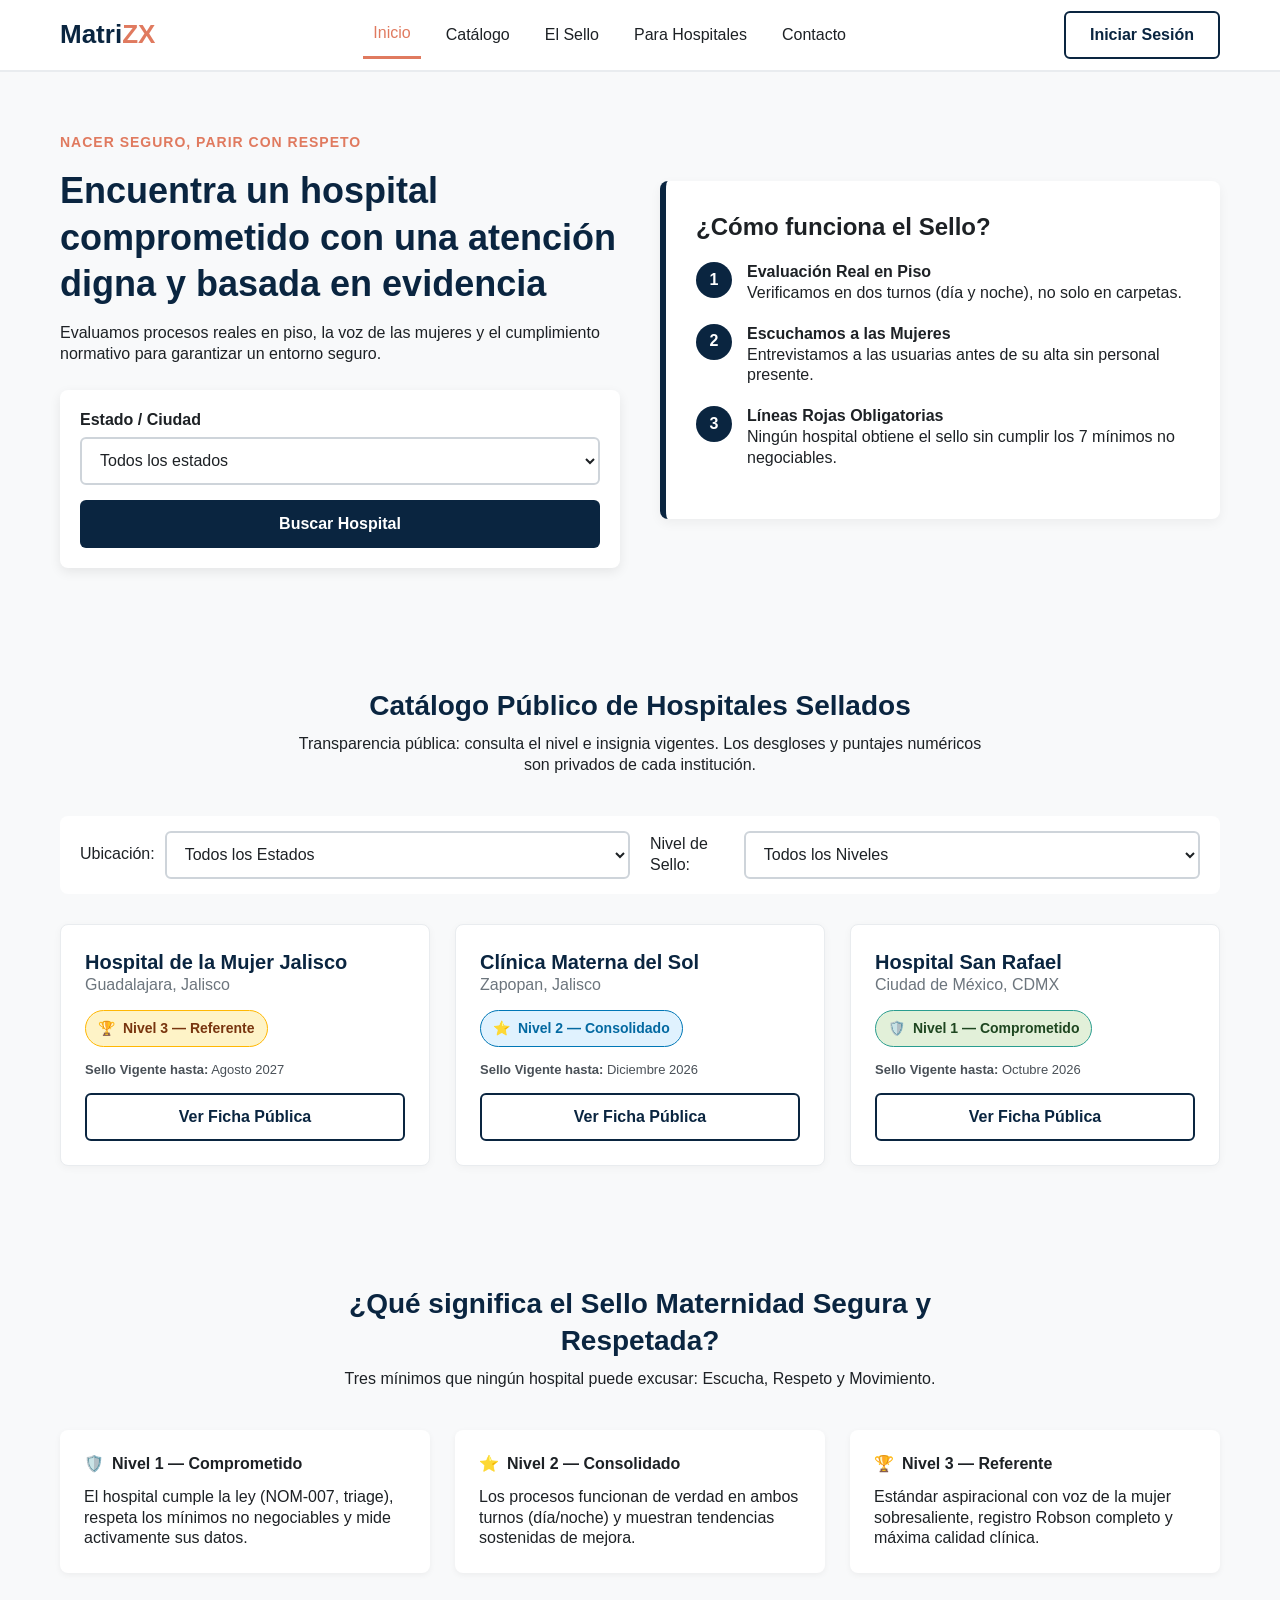
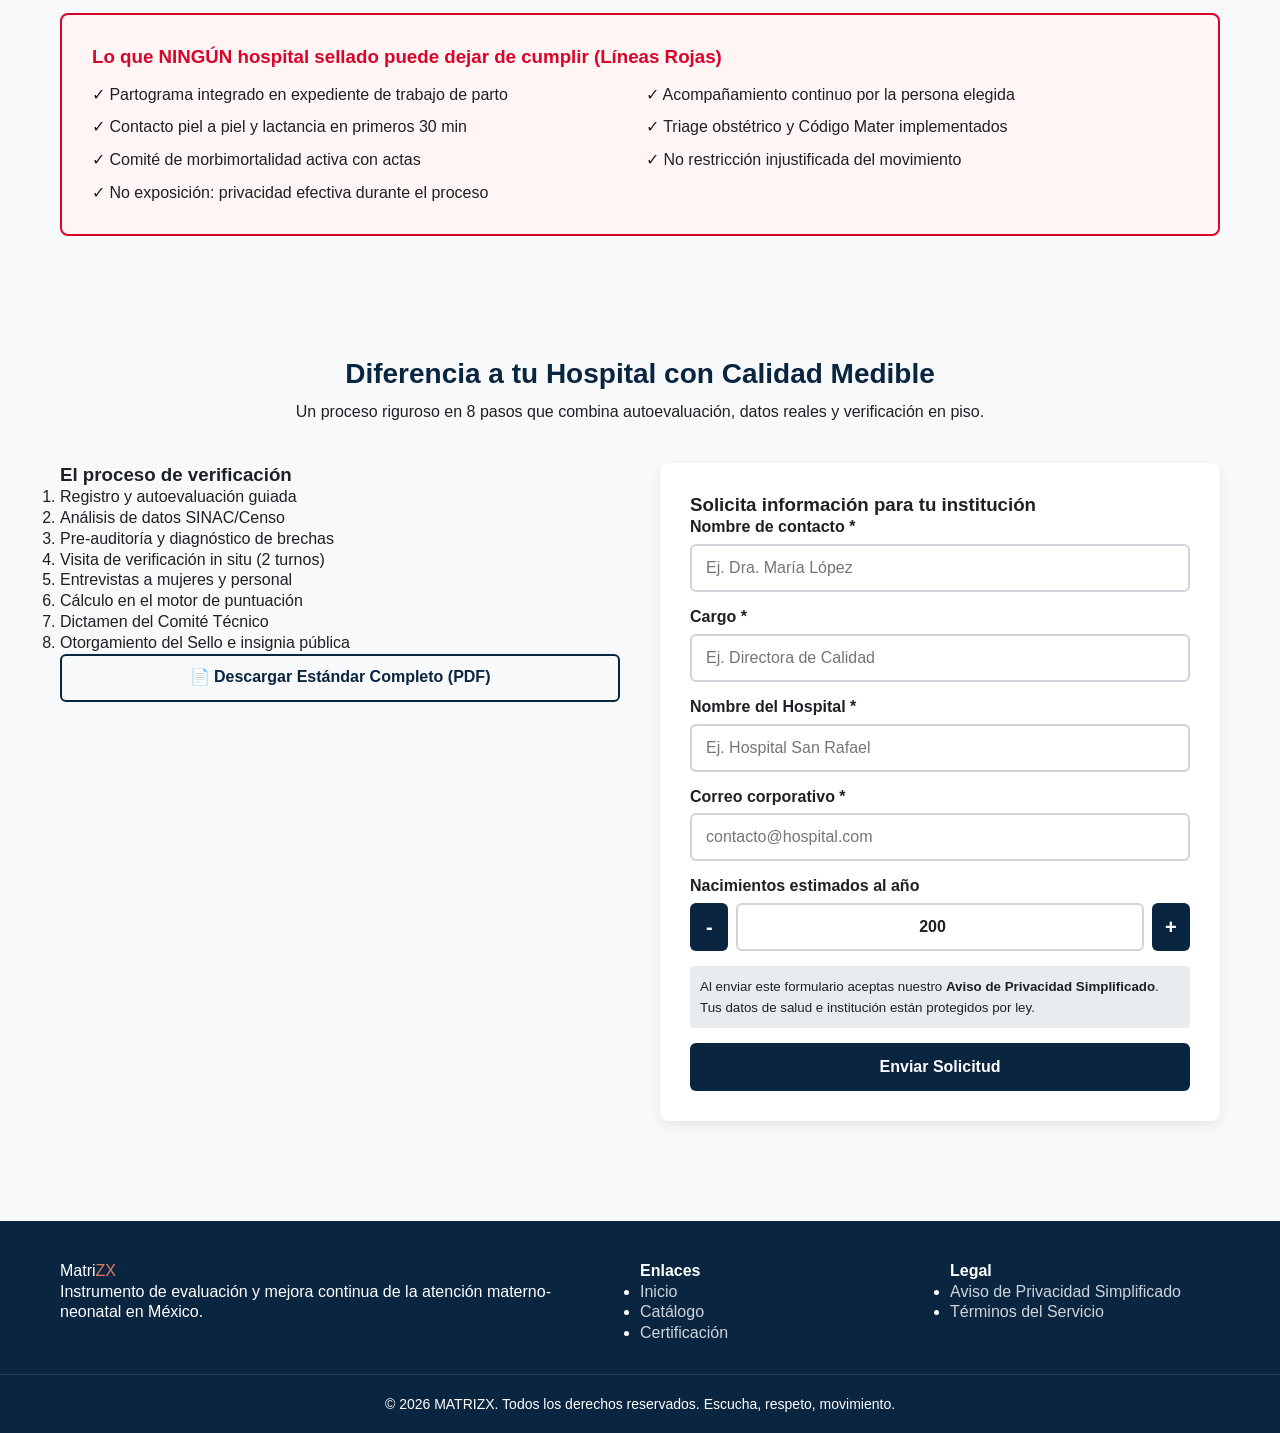
<file: Index.html>
<!DOCTYPE html>
<html lang="es-MX">
<head>
  <meta charset="UTF-8">
  <meta name="viewport" content="width=device-width, initial-scale=1.0">
  <title>MATRIZX — Plataforma de Calidad Materno-Neonatal</title>
  <link rel="stylesheet" href="Style.css">
</head>
<body>

  <!-- BANNER PERSISTENTE DE RED / ERRORES -->
  <div id="banner-error" class="banner-error hidden" role="alert" aria-live="assertive">
    <span>⚠️ Ocurrió un inconveniente al enviar la información. Tus datos están guardados localmente. Puedes reintentar.</span>
    <button type="button" class="btn-cerrar-banner" onclick="ocultarBannerError()" aria-label="Cerrar aviso">✕</button>
  </div>

  <!-- ENCABEZADO Y NAVEGACIÓN PRINCIPAL -->
  <header class="header-principal">
    <div class="contenedor header-contenido">
      <a href="#home" class="logo-matriz">
       <span class="logo-texto">Matri<span class="logo-zx">ZX</span></span>

      </a>
      <nav class="nav-principal" aria-label="Navegación principal">
        <ul>
          <li><a href="#home" class="nav-link activo">Inicio</a></li>
          <li><a href="#catalogo" class="nav-link">Catálogo</a></li>
          <li><a href="#el-sello" class="nav-link">El Sello</a></li>
          <li><a href="#para-hospitales" class="nav-link">Para Hospitales</a></li>
          <li><a href="#contacto" class="nav-link">Contacto</a></li>
        </ul>
      </nav>
      <div class="acciones-header">
        <!-- Login Unificado para todos los roles (Hospital, Auditora, Comité, Admin) -->
        <button type="button" class="btn btn-secundario" onclick="abrirModalLogin()">Iniciar Sesión</button>
      </div>
    </div>
  </header>

  <main>
    <!-- SECCIÓN 1: HOME (HERO DUAL) -->
    <section id="home" class="seccion-hero">
      <div class="contenedor grid-hero">
        <!-- Subsección para Mujeres -->
        <div class="hero-texto">
          <span class="tagline">Nacer seguro, parir con respeto</span>
          <h1>Encuentra un hospital comprometido con una atención digna y basada en evidencia</h1>
          <p>Evaluamos procesos reales en piso, la voz de las mujeres y el cumplimiento normativo para garantizar un entorno seguro.</p>

          <!-- Buscador Rápido del Catálogo -->
          <form class="buscador-rapido-hero" onsubmit="buscarDesdeHero(event)">
            <div class="grupo-input">
              <label for="hero-ubicacion">Estado / Ciudad</label>
              <select id="hero-ubicacion" class="control-tactil">
                <option value="">Todos los estados</option>
                <option value="Jalisco">Jalisco</option>
                <option value="CDMX">Ciudad de México</option>
                <option value="Nuevo León">Nuevo León</option>
              </select>
            </div>
            <button type="submit" class="btn btn-primario btn-bloque-tactil">Buscar Hospital</button>
          </form>
        </div>

        <!-- Tarjeta explicativa de los 3 pasos -->
        <div class="hero-pasos-card">
          <h2>¿Cómo funciona el Sello?</h2>
          <ol class="lista-pasos-visuales">
            <li>
              <span class="paso-num">1</span>
              <div>
                <strong>Evaluación Real en Piso</strong>
                <p>Verificamos en dos turnos (día y noche), no solo en carpetas.</p>
              </div>
            </li>
            <li>
              <span class="paso-num">2</span>
              <div>
                <strong>Escuchamos a las Mujeres</strong>
                <p>Entrevistamos a las usuarias antes de su alta sin personal presente.</p>
              </div>
            </li>
            <li>
              <span class="paso-num">3</span>
              <div>
                <strong>Líneas Rojas Obligatorias</strong>
                <p>Ningún hospital obtiene el sello sin cumplir los 7 mínimos no negociables.</p>
              </div>
            </li>
          </ol>
        </div>
      </div>
    </section>

    <!-- SECCIÓN 2: CATÁLOGO DE HOSPITALES (Transparencia Asimétrica) -->
    <section id="catalogo" class="seccion-catalogo">
      <div class="contenedor">
        <div class="encabezado-seccion">
          <h2>Catálogo Público de Hospitales Sellados</h2>
          <p>Transparencia pública: consulta el nivel e insignia vigentes. Los desgloses y puntajes numéricos son privados de cada institución.</p>
        </div>

        <!-- Filtros Directos -->
        <div class="barra-filtros">
          <div class="filtro-item">
            <label for="filtro-estado">Ubicación:</label>
            <select id="filtro-estado" class="control-tactil" onchange="filtrarCatalogo()">
              <option value="todos">Todos los Estados</option>
              <option value="Jalisco">Jalisco</option>
              <option value="CDMX">Ciudad de México</option>
              <option value="Nuevo León">Nuevo León</option>
            </select>
          </div>
          <div class="filtro-item">
            <label for="filtro-nivel">Nivel de Sello:</label>
            <select id="filtro-nivel" class="control-tactil" onchange="filtrarCatalogo()">
              <option value="todos">Todos los Niveles</option>
              <option value="nivel1">Nivel 1 — Comprometido</option>
              <option value="nivel2">Nivel 2 — Consolidado</option>
              <option value="nivel3">Nivel 3 — Referente</option>
            </select>
          </div>
        </div>

        <!-- Contenedor de Tarjetas (Renderizado por JS) -->
        <div id="contenedor-tarjetas-hospitales" class="grid-catalogo">
          <!-- Se insertan dinámicamente o se muestra estado vacío -->
        </div>
      </div>
    </section>

    <!-- SECCIÓN 3: EL SELLO (Metodología explicada a la ciudadanía) -->
    <section id="el-sello" class="seccion-el-sello">
      <div class="contenedor">
        <div class="encabezado-seccion">
          <h2>¿Qué significa el Sello Maternidad Segura y Respetada?</h2>
          <p>Tres mínimos que ningún hospital puede excusar: Escucha, Respeto y Movimiento.</p>
        </div>

        <!-- Niveles del Sello -->
        <div class="grid-tres-columnas">
          <div class="tarjeta-nivel nivel-1">
            <div class="insignia-demo nivel-1-badge">
              <span class="icono-nivel" aria-hidden="true">🛡️</span>
              <span class="texto-nivel">Nivel 1 — Comprometido</span>
            </div>
            <p>El hospital cumple la ley (NOM-007, triage), respeta los mínimos no negociables y mide activamente sus datos.</p>
          </div>

          <div class="tarjeta-nivel nivel-2">
            <div class="insignia-demo nivel-2-badge">
              <span class="icono-nivel" aria-hidden="true">⭐</span>
              <span class="texto-nivel">Nivel 2 — Consolidado</span>
            </div>
            <p>Los procesos funcionan de verdad en ambos turnos (día/noche) y muestran tendencias sostenidas de mejora.</p>
          </div>

          <div class="tarjeta-nivel nivel-3">
            <div class="insignia-demo nivel-3-badge">
              <span class="icono-nivel" aria-hidden="true">🏆</span>
              <span class="texto-nivel">Nivel 3 — Referente</span>
            </div>
            <p>Estándar aspiracional con voz de la mujer sobresaliente, registro Robson completo y máxima calidad clínica.</p>
          </div>
        </div>

        <!-- Bloque de Líneas Rojas -->
        <div class="caja-lineas-rojas">
          <h3>Lo que NINGÚN hospital sellado puede dejar de cumplir (Líneas Rojas)</h3>
          <ul class="grid-lineas-rojas">
            <li>✓ Partograma integrado en expediente de trabajo de parto</li>
            <li>✓ Acompañamiento continuo por la persona elegida</li>
            <li>✓ Contacto piel a piel y lactancia en primeros 30 min</li>
            <li>✓ Triage obstétrico y Código Mater implementados</li>
            <li>✓ Comité de morbimortalidad activa con actas</li>
            <li>✓ No restricción injustificada del movimiento</li>
            <li>✓ No exposición: privacidad efectiva durante el proceso</li>
          </ul>
        </div>
      </div>
    </section>

    <!-- SECCIÓN 4: PARA HOSPITALES (Captación y Proceso) -->
    <section id="para-hospitales" class="seccion-para-hospitales">
      <div class="contenedor">
        <div class="encabezado-seccion">
          <h2>Diferencia a tu Hospital con Calidad Medible</h2>
          <p>Un proceso riguroso en 8 pasos que combina autoevaluación, datos reales y verificación en piso.</p>
        </div>

        <div class="grid-hospitales-info">
          <div class="info-proceso">
            <h3>El proceso de verificación</h3>
            <ol class="pasos-hospitales">
              <li>Registro y autoevaluación guiada</li>
              <li>Análisis de datos SINAC/Censo</li>
              <li>Pre-auditoría y diagnóstico de brechas</li>
              <li>Visita de verificación in situ (2 turnos)</li>
              <li>Entrevistas a mujeres y personal</li>
              <li>Cálculo en el motor de puntuación</li>
              <li>Dictamen del Comité Técnico</li>
              <li>Otorgamiento del Sello e insignia pública</li>
            </ol>
            <div class="bloque-descarga-estandar">
              <a href="#estandar-descargar" class="btn btn-secundario btn-bloque-tactil" onclick="alert('Descargando Estándar v0.2 de Maternidad Segura y Respetada...'); return false;">📄 Descargar Estándar Completo (PDF)</a>
            </div>
          </div>

          <!-- Formulario de Solicitud con Resguardo Local -->
          <div class="form-contenedor-card" id="contacto">
            <h3>Solicita información para tu institución</h3>
            <form id="form-solicitud-hospital" onsubmit="guardarEnviarSolicitud(event)">
              
              <div class="grupo-input">
                <label for="sol-nombre">Nombre de contacto *</label>
                <input type="text" id="sol-nombre" class="control-tactil" required placeholder="Ej. Dra. María López">
              </div>

              <div class="grupo-input">
                <label for="sol-cargo">Cargo *</label>
                <input type="text" id="sol-cargo" class="control-tactil" required placeholder="Ej. Directora de Calidad">
              </div>

              <div class="grupo-input">
                <label for="sol-hospital">Nombre del Hospital *</label>
                <input type="text" id="sol-hospital" class="control-tactil" required placeholder="Ej. Hospital San Rafael">
              </div>

              <div class="grupo-input">
                <label for="sol-correo">Correo corporativo *</label>
                <input type="email" id="sol-correo" class="control-tactil" required placeholder="contacto@hospital.com">
              </div>

              <!-- Control Stepper para Variable Numérica (Evita teclear con guantes/móvil) -->
              <div class="grupo-input">
                <label for="sol-nacimientos">Nacimientos estimados al año</label>
                <div class="stepper-contenedor">
                  <button type="button" class="btn-stepper" onclick="cambiarStepper('sol-nacimientos', -50)" aria-label="Disminuir 50 nacimientos">-</button>
                  <input type="number" id="sol-nacimientos" class="input-stepper control-tactil" value="200" min="10" step="10" readonly>
                  <button type="button" class="btn-stepper" onclick="cambiarStepper('sol-nacimientos', 50)" aria-label="Aumentar 50 nacimientos">+</button>
                </div>
              </div>

              <div class="aviso-privacidad-caja">
                <small>Al enviar este formulario aceptas nuestro <strong>Aviso de Privacidad Simplificado</strong>. Tus datos de salud e institución están protegidos por ley.</small>
              </div>

              <button type="submit" class="btn btn-primario btn-bloque-tactil">Enviar Solicitud</button>
            </form>
          </div>
        </div>
      </div>
    </section>
  </main>

  <!-- MODAL DE LOGIN UNIFICADO -->
  <div id="modal-login" class="modal-backdrop hidden" role="dialog" aria-modal="true" aria-labelledby="titulo-modal-login">
    <div class="modal-contenido">
      <div class="modal-header">
        <h2 id="titulo-modal-login">Iniciar Sesión — MATRIZX</h2>
        <button type="button" class="btn-cerrar-modal" onclick="cerrarModalLogin()" aria-label="Cerrar ventana">✕</button>
      </div>
      <form id="form-login-unificado" onsubmit="procesarLogin(event)">
        <p class="instruccion-login"><small>Un solo acceso para todos los roles (Hospital, Auditora, Comité o Administración).</small></p>
        
        <div class="grupo-input">
          <label for="login-correo">Correo electrónico</label>
          <input type="email" id="login-correo" class="control-tactil" required placeholder="usuario@matrizx.com">
        </div>

        <div class="grupo-input">
          <label for="login-pass">Contraseña</label>
          <input type="password" id="login-pass" class="control-tactil" required placeholder="••••••••">
        </div>

        <button type="submit" class="btn btn-primario btn-bloque-tactil">Entrar a la Plataforma</button>
        <div class="login-footer">
          <a href="#" onclick="alert('Función de recuperación por correo enviada.'); return false;">¿Olvidaste tu contraseña?</a>
        </div>
      </form>
    </div>
  </div>

  <!-- PIE DE PÁGINA -->
  <footer class="footer-principal">
    <div class="contenedor grid-footer">
      <div>
        <span class="logo-texto">Matri<span class="logo-zx">ZX</span></span>
        <p>Instrumento de evaluación y mejora continua de la atención materno-neonatal en México.</p>
      </div>
      <div>
        <h4>Enlaces</h4>
        <ul>
          <li><a href="#home">Inicio</a></li>
          <li><a href="#catalogo">Catálogo</a></li>
          <li><a href="#para-hospitales">Certificación</a></li>
        </ul>
      </div>
      <div>
        <h4>Legal</h4>
        <ul>
          <li><a href="#">Aviso de Privacidad Simplificado</a></li>
          <li><a href="#">Términos del Servicio</a></li>
        </ul>
      </div>
    </div>
    <div class="footer-bottom">
      <p>&copy; 2026 MATRIZX. Todos los derechos reservados. Escucha, respeto, movimiento.</p>
    </div>
  </footer>

  <script src="code.js"></script>
</body>
</html>
</file>
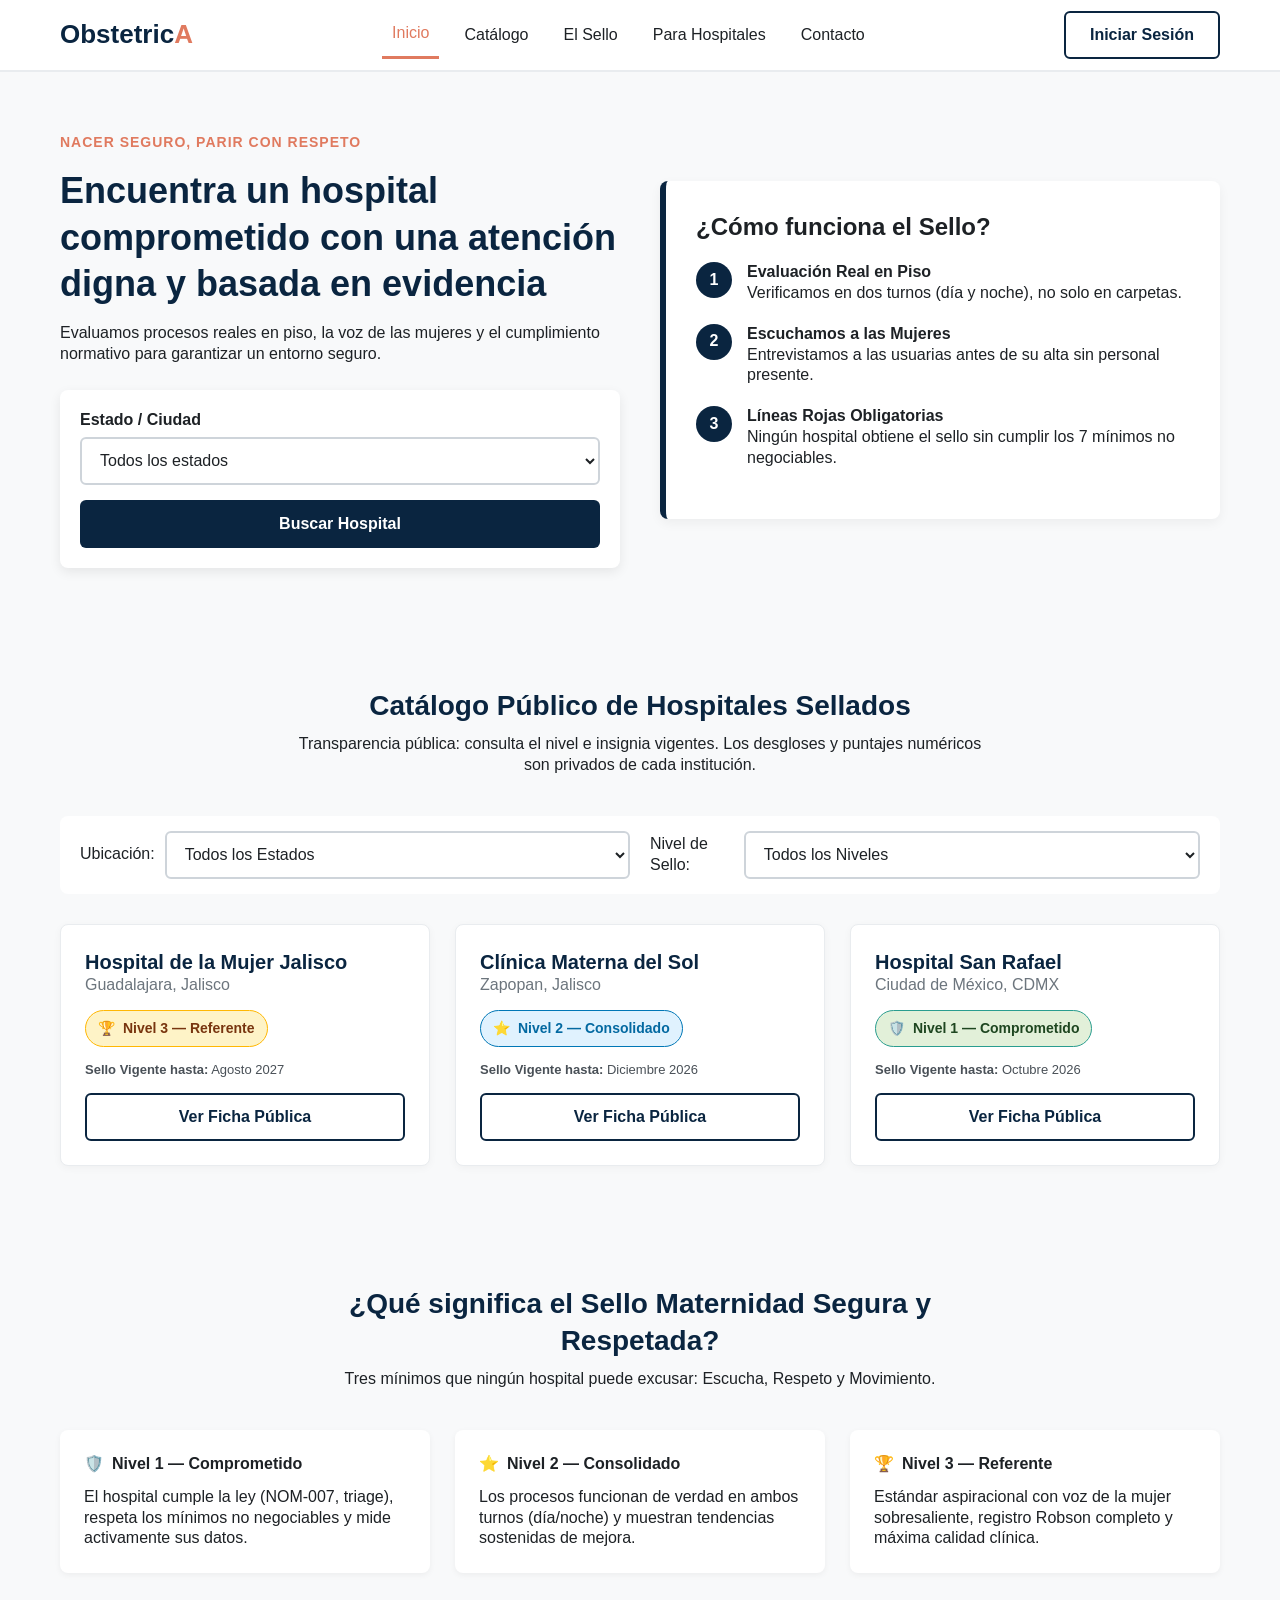
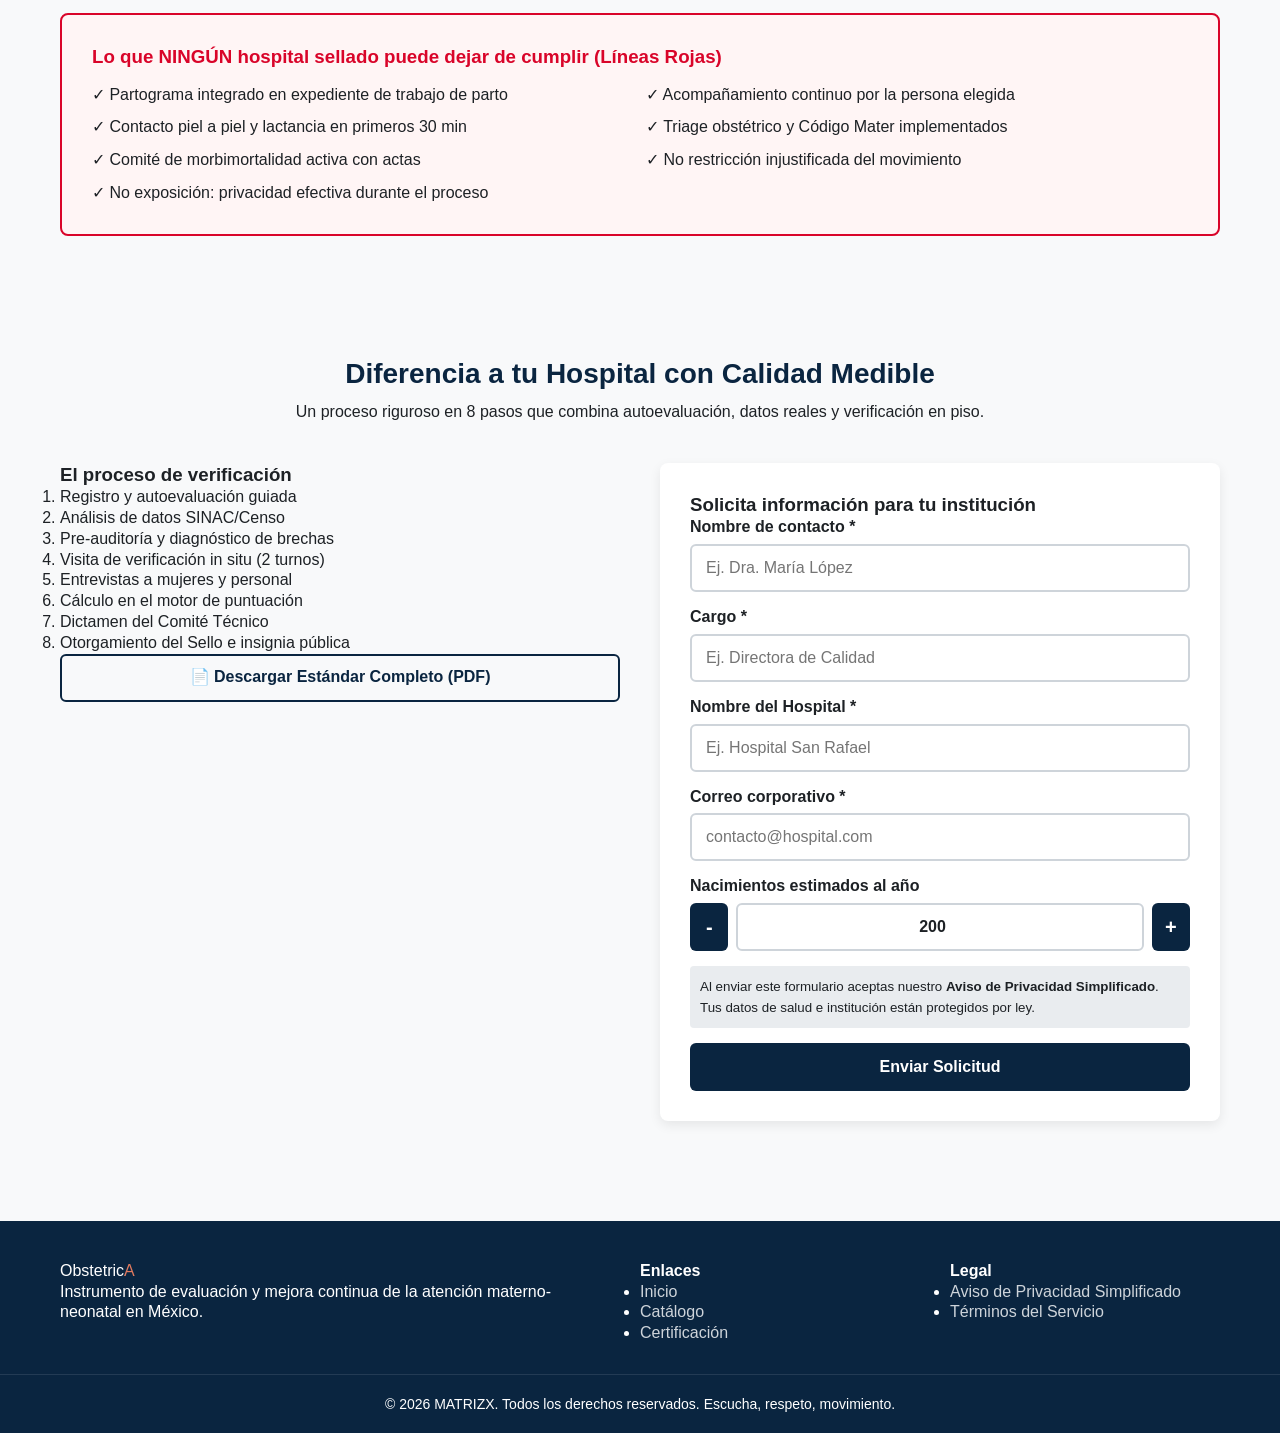
<file: index.html>
<!DOCTYPE html>
<html lang="es-MX">
<head>
  <meta charset="UTF-8">
  <meta name="viewport" content="width=device-width, initial-scale=1.0">
  <title>ObstetricA - MatriZX — Plataforma de Calidad Materno-Neonatal</title>
  <link rel="stylesheet" href="Style.css">
</head>
<body>

  <!-- BANNER PERSISTENTE DE RED / ERRORES -->
  <div id="banner-error" class="banner-error hidden" role="alert" aria-live="assertive">
    <span>⚠️ Ocurrió un inconveniente al enviar la información. Tus datos están guardados localmente. Puedes reintentar.</span>
    <button type="button" class="btn-cerrar-banner" onclick="ocultarBannerError()" aria-label="Cerrar aviso">✕</button>
  </div>

  <!-- ENCABEZADO Y NAVEGACIÓN PRINCIPAL -->
  <header class="header-principal">
    <div class="contenedor header-contenido">
      <a href="#home" class="logo-matriz">
       <span class="logo-texto">Obstetric<span class="logo-zx">A</span></span>

      </a>
      <nav class="nav-principal" aria-label="Navegación principal">
        <ul>
          <li><a href="#home" class="nav-link activo">Inicio</a></li>
          <li><a href="#catalogo" class="nav-link">Catálogo</a></li>
          <li><a href="#el-sello" class="nav-link">El Sello</a></li>
          <li><a href="#para-hospitales" class="nav-link">Para Hospitales</a></li>
          <li><a href="#contacto" class="nav-link">Contacto</a></li>
        </ul>
      </nav>
      <div class="acciones-header">
        <!-- Login Unificado para todos los roles (Hospital, Auditora, Comité, Admin) -->
        <button type="button" class="btn btn-secundario" onclick="abrirModalLogin()">Iniciar Sesión</button>
      </div>
    </div>
  </header>

  <main>
    <!-- SECCIÓN 1: HOME (HERO DUAL) -->
    <section id="home" class="seccion-hero">
      <div class="contenedor grid-hero">
        <!-- Subsección para Mujeres -->
        <div class="hero-texto">
          <span class="tagline">Nacer seguro, parir con respeto</span>
          <h1>Encuentra un hospital comprometido con una atención digna y basada en evidencia</h1>
          <p>Evaluamos procesos reales en piso, la voz de las mujeres y el cumplimiento normativo para garantizar un entorno seguro.</p>

          <!-- Buscador Rápido del Catálogo -->
          <form class="buscador-rapido-hero" onsubmit="buscarDesdeHero(event)">
            <div class="grupo-input">
              <label for="hero-ubicacion">Estado / Ciudad</label>
              <select id="hero-ubicacion" class="control-tactil">
                <option value="">Todos los estados</option>
                <option value="Jalisco">Jalisco</option>
                <option value="CDMX">Ciudad de México</option>
                <option value="Nuevo León">Nuevo León</option>
              </select>
            </div>
            <button type="submit" class="btn btn-primario btn-bloque-tactil">Buscar Hospital</button>
          </form>
        </div>

        <!-- Tarjeta explicativa de los 3 pasos -->
        <div class="hero-pasos-card">
          <h2>¿Cómo funciona el Sello?</h2>
          <ol class="lista-pasos-visuales">
            <li>
              <span class="paso-num">1</span>
              <div>
                <strong>Evaluación Real en Piso</strong>
                <p>Verificamos en dos turnos (día y noche), no solo en carpetas.</p>
              </div>
            </li>
            <li>
              <span class="paso-num">2</span>
              <div>
                <strong>Escuchamos a las Mujeres</strong>
                <p>Entrevistamos a las usuarias antes de su alta sin personal presente.</p>
              </div>
            </li>
            <li>
              <span class="paso-num">3</span>
              <div>
                <strong>Líneas Rojas Obligatorias</strong>
                <p>Ningún hospital obtiene el sello sin cumplir los 7 mínimos no negociables.</p>
              </div>
            </li>
          </ol>
        </div>
      </div>
    </section>

    <!-- SECCIÓN 2: CATÁLOGO DE HOSPITALES (Transparencia Asimétrica) -->
    <section id="catalogo" class="seccion-catalogo">
      <div class="contenedor">
        <div class="encabezado-seccion">
          <h2>Catálogo Público de Hospitales Sellados</h2>
          <p>Transparencia pública: consulta el nivel e insignia vigentes. Los desgloses y puntajes numéricos son privados de cada institución.</p>
        </div>

        <!-- Filtros Directos -->
        <div class="barra-filtros">
          <div class="filtro-item">
            <label for="filtro-estado">Ubicación:</label>
            <select id="filtro-estado" class="control-tactil" onchange="filtrarCatalogo()">
              <option value="todos">Todos los Estados</option>
              <option value="Jalisco">Jalisco</option>
              <option value="CDMX">Ciudad de México</option>
              <option value="Nuevo León">Nuevo León</option>
            </select>
          </div>
          <div class="filtro-item">
            <label for="filtro-nivel">Nivel de Sello:</label>
            <select id="filtro-nivel" class="control-tactil" onchange="filtrarCatalogo()">
              <option value="todos">Todos los Niveles</option>
              <option value="nivel1">Nivel 1 — Comprometido</option>
              <option value="nivel2">Nivel 2 — Consolidado</option>
              <option value="nivel3">Nivel 3 — Referente</option>
            </select>
          </div>
        </div>

        <!-- Contenedor de Tarjetas (Renderizado por JS) -->
        <div id="contenedor-tarjetas-hospitales" class="grid-catalogo">
          <!-- Se insertan dinámicamente o se muestra estado vacío -->
        </div>
      </div>
    </section>

    <!-- SECCIÓN 3: EL SELLO (Metodología explicada a la ciudadanía) -->
    <section id="el-sello" class="seccion-el-sello">
      <div class="contenedor">
        <div class="encabezado-seccion">
          <h2>¿Qué significa el Sello Maternidad Segura y Respetada?</h2>
          <p>Tres mínimos que ningún hospital puede excusar: Escucha, Respeto y Movimiento.</p>
        </div>

        <!-- Niveles del Sello -->
        <div class="grid-tres-columnas">
          <div class="tarjeta-nivel nivel-1">
            <div class="insignia-demo nivel-1-badge">
              <span class="icono-nivel" aria-hidden="true">🛡️</span>
              <span class="texto-nivel">Nivel 1 — Comprometido</span>
            </div>
            <p>El hospital cumple la ley (NOM-007, triage), respeta los mínimos no negociables y mide activamente sus datos.</p>
          </div>

          <div class="tarjeta-nivel nivel-2">
            <div class="insignia-demo nivel-2-badge">
              <span class="icono-nivel" aria-hidden="true">⭐</span>
              <span class="texto-nivel">Nivel 2 — Consolidado</span>
            </div>
            <p>Los procesos funcionan de verdad en ambos turnos (día/noche) y muestran tendencias sostenidas de mejora.</p>
          </div>

          <div class="tarjeta-nivel nivel-3">
            <div class="insignia-demo nivel-3-badge">
              <span class="icono-nivel" aria-hidden="true">🏆</span>
              <span class="texto-nivel">Nivel 3 — Referente</span>
            </div>
            <p>Estándar aspiracional con voz de la mujer sobresaliente, registro Robson completo y máxima calidad clínica.</p>
          </div>
        </div>

        <!-- Bloque de Líneas Rojas -->
        <div class="caja-lineas-rojas">
          <h3>Lo que NINGÚN hospital sellado puede dejar de cumplir (Líneas Rojas)</h3>
          <ul class="grid-lineas-rojas">
            <li>✓ Partograma integrado en expediente de trabajo de parto</li>
            <li>✓ Acompañamiento continuo por la persona elegida</li>
            <li>✓ Contacto piel a piel y lactancia en primeros 30 min</li>
            <li>✓ Triage obstétrico y Código Mater implementados</li>
            <li>✓ Comité de morbimortalidad activa con actas</li>
            <li>✓ No restricción injustificada del movimiento</li>
            <li>✓ No exposición: privacidad efectiva durante el proceso</li>
          </ul>
        </div>
      </div>
    </section>

    <!-- SECCIÓN 4: PARA HOSPITALES (Captación y Proceso) -->
    <section id="para-hospitales" class="seccion-para-hospitales">
      <div class="contenedor">
        <div class="encabezado-seccion">
          <h2>Diferencia a tu Hospital con Calidad Medible</h2>
          <p>Un proceso riguroso en 8 pasos que combina autoevaluación, datos reales y verificación en piso.</p>
        </div>

        <div class="grid-hospitales-info">
          <div class="info-proceso">
            <h3>El proceso de verificación</h3>
            <ol class="pasos-hospitales">
              <li>Registro y autoevaluación guiada</li>
              <li>Análisis de datos SINAC/Censo</li>
              <li>Pre-auditoría y diagnóstico de brechas</li>
              <li>Visita de verificación in situ (2 turnos)</li>
              <li>Entrevistas a mujeres y personal</li>
              <li>Cálculo en el motor de puntuación</li>
              <li>Dictamen del Comité Técnico</li>
              <li>Otorgamiento del Sello e insignia pública</li>
            </ol>
            <div class="bloque-descarga-estandar">
              <a href="#estandar-descargar" class="btn btn-secundario btn-bloque-tactil" onclick="alert('Descargando Estándar v0.2 de Maternidad Segura y Respetada...'); return false;">📄 Descargar Estándar Completo (PDF)</a>
            </div>
          </div>

          <!-- Formulario de Solicitud con Resguardo Local -->
          <div class="form-contenedor-card" id="contacto">
            <h3>Solicita información para tu institución</h3>
            <form id="form-solicitud-hospital" onsubmit="guardarEnviarSolicitud(event)">
              
              <div class="grupo-input">
                <label for="sol-nombre">Nombre de contacto *</label>
                <input type="text" id="sol-nombre" class="control-tactil" required placeholder="Ej. Dra. María López">
              </div>

              <div class="grupo-input">
                <label for="sol-cargo">Cargo *</label>
                <input type="text" id="sol-cargo" class="control-tactil" required placeholder="Ej. Directora de Calidad">
              </div>

              <div class="grupo-input">
                <label for="sol-hospital">Nombre del Hospital *</label>
                <input type="text" id="sol-hospital" class="control-tactil" required placeholder="Ej. Hospital San Rafael">
              </div>

              <div class="grupo-input">
                <label for="sol-correo">Correo corporativo *</label>
                <input type="email" id="sol-correo" class="control-tactil" required placeholder="contacto@hospital.com">
              </div>

              <!-- Control Stepper para Variable Numérica (Evita teclear con guantes/móvil) -->
              <div class="grupo-input">
                <label for="sol-nacimientos">Nacimientos estimados al año</label>
                <div class="stepper-contenedor">
                  <button type="button" class="btn-stepper" onclick="cambiarStepper('sol-nacimientos', -50)" aria-label="Disminuir 50 nacimientos">-</button>
                  <input type="number" id="sol-nacimientos" class="input-stepper control-tactil" value="200" min="10" step="10" readonly>
                  <button type="button" class="btn-stepper" onclick="cambiarStepper('sol-nacimientos', 50)" aria-label="Aumentar 50 nacimientos">+</button>
                </div>
              </div>

              <div class="aviso-privacidad-caja">
                <small>Al enviar este formulario aceptas nuestro <strong>Aviso de Privacidad Simplificado</strong>. Tus datos de salud e institución están protegidos por ley.</small>
              </div>

              <button type="submit" class="btn btn-primario btn-bloque-tactil">Enviar Solicitud</button>
            </form>
          </div>
        </div>
      </div>
    </section>
  </main>

  <!-- MODAL DE LOGIN UNIFICADO -->
  <div id="modal-login" class="modal-backdrop hidden" role="dialog" aria-modal="true" aria-labelledby="titulo-modal-login">
    <div class="modal-contenido">
      <div class="modal-header">
        <h2 id="titulo-modal-login">Iniciar Sesión — MATRIZX</h2>
        <button type="button" class="btn-cerrar-modal" onclick="cerrarModalLogin()" aria-label="Cerrar ventana">✕</button>
      </div>
      <form id="form-login-unificado" onsubmit="procesarLogin(event)">
        <p class="instruccion-login"><small>Un solo acceso para todos los roles (Hospital, Auditora, Comité o Administración).</small></p>
        
        <div class="grupo-input">
          <label for="login-correo">Correo electrónico</label>
          <input type="email" id="login-correo" class="control-tactil" required placeholder="usuario@matrizx.com">
        </div>

        <div class="grupo-input">
          <label for="login-pass">Contraseña</label>
          <input type="password" id="login-pass" class="control-tactil" required placeholder="••••••••">
        </div>

        <button type="submit" class="btn btn-primario btn-bloque-tactil">Entrar a la Plataforma</button>
        <div class="login-footer">
          <a href="#" onclick="alert('Función de recuperación por correo enviada.'); return false;">¿Olvidaste tu contraseña?</a>
        </div>
      </form>
    </div>
  </div>

  <!-- PIE DE PÁGINA -->
  <footer class="footer-principal">
    <div class="contenedor grid-footer">
      <div>
        <span class="logo-texto">Obstetric<span class="logo-zx">A</span></span>
        <p>Instrumento de evaluación y mejora continua de la atención materno-neonatal en México.</p>
      </div>
      <div>
        <h4>Enlaces</h4>
        <ul>
          <li><a href="#home">Inicio</a></li>
          <li><a href="#catalogo">Catálogo</a></li>
          <li><a href="#para-hospitales">Certificación</a></li>
        </ul>
      </div>
      <div>
        <h4>Legal</h4>
        <ul>
          <li><a href="#">Aviso de Privacidad Simplificado</a></li>
          <li><a href="#">Términos del Servicio</a></li>
        </ul>
      </div>
    </div>
    <div class="footer-bottom">
      <p>&copy; 2026 MATRIZX. Todos los derechos reservados. Escucha, respeto, movimiento.</p>
    </div>
  </footer>

  <script src="code.js"></script>
</body>
</html>
</file>
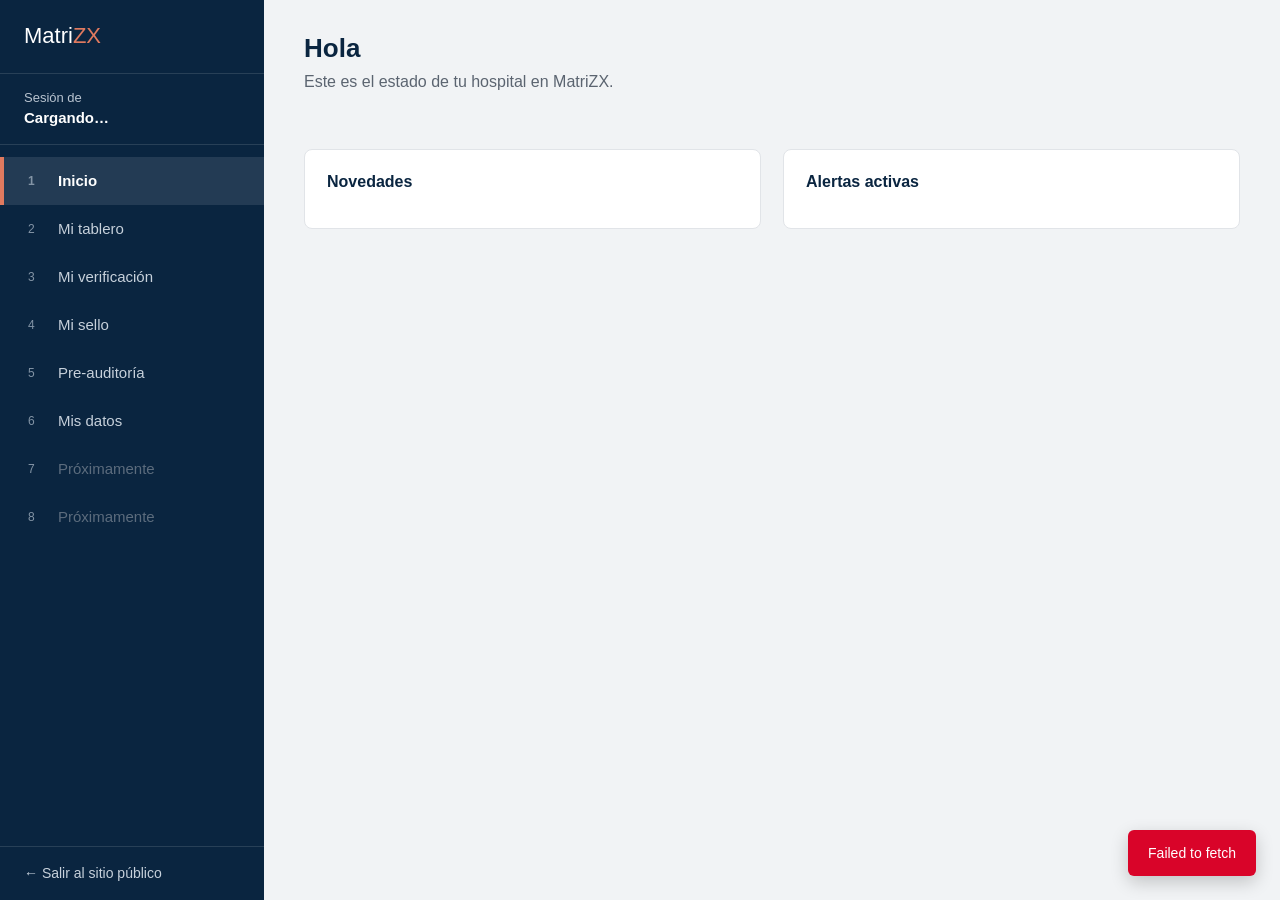
<file: portal.html>
<!DOCTYPE html>
<html lang="es-MX">
<head>
  <meta charset="UTF-8">
  <meta name="viewport" content="width=device-width, initial-scale=1.0">
  <title>Portal del Hospital — MatriZX</title>
  <link rel="stylesheet" href="Style.css">
  <link rel="stylesheet" href="portal.css">
  <script src="chart.umd.js"></script>
</head>
<body class="portal-body">

  <div class="portal-layout">

    <!-- ================= SIDEBAR ================= -->
    <aside class="portal-sidebar">
      <div class="portal-sidebar-marca">
        <span class="logo-texto">Matri<span class="logo-zx">ZX</span></span>
      </div>
      <div class="portal-sidebar-hospital">
        Sesión de
        <strong id="sidebar-nombre-hospital">Cargando…</strong>
      </div>

      <ul class="portal-nav" id="portal-nav">
        <li><button class="portal-nav-item activo" data-seccion="inicio"><span class="num">1</span> Inicio</button></li>
        <li><button class="portal-nav-item" data-seccion="tablero"><span class="num">2</span> Mi tablero</button></li>
        <li><button class="portal-nav-item" data-seccion="verificacion"><span class="num">3</span> Mi verificación</button></li>
        <li><button class="portal-nav-item" data-seccion="sello"><span class="num">4</span> Mi sello</button></li>
        <li><button class="portal-nav-item" data-seccion="preauditoria"><span class="num">5</span> Pre-auditoría</button></li>
        <li><button class="portal-nav-item" data-seccion="mis-datos"><span class="num">6</span> Mis datos</button></li>
        <li><button class="portal-nav-item deshabilitado" disabled><span class="num">7</span> Próximamente</button></li>
        <li><button class="portal-nav-item deshabilitado" disabled><span class="num">8</span> Próximamente</button></li>
      </ul>

      <div class="portal-sidebar-salir">
        <a href="Index.html">← Salir al sitio público</a>
      </div>
    </aside>

    <!-- ================= CONTENIDO ================= -->
    <main class="portal-main">

      <!-- 1. INICIO (RESUMEN) -->
      <section class="portal-seccion activa" id="seccion-inicio">
        <div class="portal-encabezado">
          <h1 id="inicio-saludo">Hola</h1>
          <p>Este es el estado de tu hospital en MatriZX.</p>
        </div>

        <div class="portal-grid-4" id="inicio-tarjetas">
          <!-- Tarjetas insertadas por JS -->
        </div>

        <div class="portal-grid-widgets">
          <div class="portal-card">
            <div class="portal-widget-header"><h3>Novedades</h3></div>
            <ul class="portal-lista-simple" id="inicio-novedades"></ul>
          </div>
          <div class="portal-card">
            <div class="portal-widget-header"><h3>Alertas activas</h3></div>
            <ul class="portal-lista-simple" id="inicio-alertas"></ul>
          </div>
        </div>
      </section>

      <!-- 2. MI TABLERO (MATRIZX) -->
      <section class="portal-seccion" id="seccion-tablero">
        <div class="portal-encabezado">
          <h1>Mi tablero — MatriZX</h1>
          <p>Toda cifra muestra su denominador (n) al pasar el cursor. Menos de 30 casos se marca para interpretar con cautela.</p>
        </div>

        <div class="portal-filtros-tablero">
          <label for="tablero-periodo"><strong>Periodo:</strong></label>
          <select id="tablero-periodo" class="control-tactil">
            <option value="6m">Últimos 6 meses</option>
            <option value="12m" selected>Últimos 12 meses</option>
          </select>
        </div>

        <div class="portal-grid-widgets">

          <!-- Robson -->
          <div class="portal-card portal-widget-ancho-completo">
            <div class="portal-widget-header">
              <div>
                <h3>Robson adaptado</h3>
                <div class="subtitulo">Tasa de cesárea y contribución al total por grupo, con banda de referencia GPC</div>
              </div>
              <div class="portal-btn-exportar">
                <button class="portal-btn-mini" onclick="exportarPNG('grafico-robson', 'robson')">PNG</button>
                <button class="portal-btn-mini" onclick="exportarCSVRobson()">CSV</button>
              </div>
            </div>
            <div class="portal-chart-contenedor alto"><canvas id="grafico-robson"></canvas></div>
          </div>

          <!-- Tendencia mensual -->
          <div class="portal-card">
            <div class="portal-widget-header">
              <div>
                <h3>Nacimientos por vía</h3>
                <div class="subtitulo">Tendencia mensual, parto vs. cesárea</div>
              </div>
              <div class="portal-btn-exportar">
                <button class="portal-btn-mini" onclick="exportarPNG('grafico-tendencia', 'tendencia_mensual')">PNG</button>
                <button class="portal-btn-mini" onclick="exportarCSVTendencia()">CSV</button>
              </div>
            </div>
            <div class="portal-chart-contenedor"><canvas id="grafico-tendencia"></canvas></div>
          </div>

          <!-- Indicadores neonatales -->
          <div class="portal-card">
            <div class="portal-widget-header">
              <div>
                <h3>Indicadores neonatales</h3>
                <div class="subtitulo">Apgar &lt;7, prematurez y programados 37–38 SDG</div>
              </div>
              <div class="portal-btn-exportar">
                <button class="portal-btn-mini" onclick="exportarPNG('grafico-neonatal', 'neonatal')">PNG</button>
                <button class="portal-btn-mini" onclick="exportarCSVNeonatal()">CSV</button>
              </div>
            </div>
            <div class="portal-chart-contenedor"><canvas id="grafico-neonatal"></canvas></div>
          </div>

          <!-- Reloj del nacimiento -->
          <div class="portal-card portal-widget-ancho-completo">
            <div class="portal-widget-header">
              <div>
                <h3>Reloj del nacimiento</h3>
                <div class="subtitulo">Nacimientos por hora del día y día de la semana</div>
              </div>
              <div class="portal-btn-exportar">
                <button class="portal-btn-mini" onclick="exportarCSVReloj()">CSV</button>
              </div>
            </div>
            <div class="portal-heatmap-toggle">
              <button class="portal-btn-mini activo" id="btn-reloj-parto" onclick="cambiarVistaReloj('parto')">Parto</button>
              <button class="portal-btn-mini" id="btn-reloj-cesarea" onclick="cambiarVistaReloj('cesarea')">Cesárea</button>
            </div>
            <div class="portal-heatmap-scroll">
              <div class="portal-heatmap" id="portal-heatmap"></div>
            </div>
          </div>

          <!-- Comparativas -->
          <div class="portal-card">
            <div class="portal-widget-header"><h3>Comparativas</h3></div>
            <div id="tablero-comparativas"></div>
          </div>

          <!-- Calidad de captura -->
          <div class="portal-card">
            <div class="portal-widget-header"><h3>Calidad de mi captura SINAC</h3></div>
            <div id="tablero-calidad-captura"></div>
          </div>

        </div>
      </section>

      <!-- 3. MI VERIFICACIÓN -->
      <section class="portal-seccion" id="seccion-verificacion">
        <div class="portal-encabezado">
          <h1>Mi verificación</h1>
          <p>Resultados por dominio de la última verificación en piso.</p>
        </div>

        <div class="portal-card" style="margin-bottom: 24px;">
          <div class="portal-widget-header"><h3>Líneas rojas (mínimos no negociables)</h3></div>
          <div class="portal-lineas-rojas-checklist" id="verificacion-lineas-rojas"></div>
        </div>

        <div class="portal-tabs">
          <button class="portal-tab-btn activo" data-tab="dominios">Dominios</button>
          <button class="portal-tab-btn" data-tab="mejora">Áreas de mejora</button>
          <button class="portal-tab-btn" data-tab="historial">Historial</button>
        </div>

        <div class="portal-tab-panel activo" id="tab-dominios">
          <div class="portal-card" id="verificacion-dominios"></div>
        </div>

        <div class="portal-tab-panel" id="tab-mejora">
          <div id="verificacion-areas-mejora"></div>
        </div>

        <div class="portal-tab-panel" id="tab-historial">
          <div class="portal-card">
            <table class="portal-historial-tabla">
              <thead><tr><th>Fecha</th><th>Nivel resultante</th><th>Puntaje global</th></tr></thead>
              <tbody id="verificacion-historial-cuerpo"></tbody>
            </table>
          </div>
        </div>
      </section>

      <!-- 4. MI SELLO -->
      <section class="portal-seccion" id="seccion-sello">
        <div class="portal-encabezado">
          <h1>Mi sello</h1>
          <p>Insignia vigente, kit de marca y reglas de uso.</p>
        </div>

        <div id="sello-estado-suspendido"></div>

        <div class="portal-card portal-sello-grid">
          <div class="portal-sello-insignia-grande">
            <object id="sello-insignia-svg" data="" type="image/svg+xml" width="180" height="180"></object>
            <strong id="sello-nivel-nombre"></strong>
            <span id="sello-vigencia-texto" class="vigencia-texto"></span>
          </div>
          <div>
            <h3 style="margin-bottom: 12px; color: var(--color-marca-primario);">Kit de marca descargable</h3>
            <ul class="portal-kit-lista" id="sello-kit-lista"></ul>
            <p style="margin-top: 18px; font-size: 14px;">
              <a id="sello-ficha-publica" href="#" target="_blank">Ver mi ficha en el catálogo público →</a>
            </p>
          </div>
        </div>
      </section>

      <!-- 5. PRE-AUDITORÍA -->
      <section class="portal-seccion" id="seccion-preauditoria">
        <div class="portal-encabezado">
          <h1>Pre-auditoría</h1>
          <p>Autoevaluación guiada contra el Estándar v0.1. Esta es una estimación propia y no sustituye el dictamen del Comité Técnico.</p>
        </div>

        <form id="form-preauditoria"></form>

        <div style="display:flex; gap:14px; margin-top: 10px;">
          <button type="button" class="btn btn-primario" style="width:auto; padding: 0 24px;" onclick="enviarAutoevaluacion()">Ver mi brecha estimada</button>
          <button type="button" class="btn btn-secundario" style="width:auto; padding: 0 24px;" onclick="alert('Un especialista de MatriZ te contactará para agendar el diagnóstico de brechas formal.')">Contratar diagnóstico formal</button>
        </div>

        <div class="portal-brecha-resultado" id="preauditoria-resultado" style="display:none;"></div>
      </section>

      <!-- 6. MIS DATOS -->
      <section class="portal-seccion" id="seccion-mis-datos">
        <div class="portal-encabezado">
          <h1>Mis datos</h1>
          <p>Carga anual SINAC y cuestionario estructural.</p>
        </div>

        <div class="portal-card" style="margin-bottom: 24px;">
          <div class="portal-widget-header"><h3>Carga SINAC</h3></div>
          <div class="portal-dropzone" id="sinac-dropzone">
            <p><strong>Arrastra aquí tu archivo .csv de SINAC</strong></p>
            <p>o haz clic para seleccionarlo</p>
            <input type="file" id="sinac-input" accept=".csv" style="display:none;">
          </div>
          <div class="portal-reporte-calidad" id="sinac-reporte"></div>

          <h4 style="margin-top: 26px; margin-bottom: 10px; color: var(--color-marca-primario);">Historial de cargas</h4>
          <table class="portal-historial-tabla">
            <thead><tr><th>Fecha</th><th>Archivo</th><th>Registros</th><th>% Limpios</th></tr></thead>
            <tbody id="sinac-historial-cuerpo"></tbody>
          </table>
        </div>

        <div class="portal-card">
          <div class="portal-widget-header"><h3>Cuestionario estructural anual</h3></div>
          <div class="portal-progreso-cuestionario">
            <div class="portal-progreso-barra-fondo"><div class="portal-progreso-barra" id="cuestionario-progreso-barra" style="width:0%"></div></div>
            <span id="cuestionario-progreso-texto">0% completado</span>
          </div>
          <form class="portal-form-cuestionario" id="form-cuestionario"></form>
          <button type="button" class="btn btn-primario" style="width:auto; padding: 0 24px;" onclick="guardarCuestionarioParcial()">Guardar avance</button>
        </div>
      </section>

    </main>
  </div>

  <div class="portal-toast hidden" id="portal-toast"></div>

  <script src="portal.js"></script>
</body>
</html>
</file>
<file: Style.css>
/* ==========================================================================
   SISTEMA DE DISEÑO MATRIZ — SISTEMA VISUAL Y REGLAS CLÍNICAS
   ========================================================================== */

:root {
  /* Marca MatriZ */
  --color-marca-primario: #0A2540; /* Azul petróleo profundo */
  --color-marca-acento: #E07A5F;   /* Acento cálido */
  --color-fondo-claro: #F8F9FA;
  --color-texto-base: #1D2125;     /* Alto contraste sobre claro */
  
  /* Reservados para Semántica Clínica e Insignias del Sello (NUNCA DECORATIVOS) */
  --color-clinico-rojo: #D90429;
  --color-clinico-amarillo: #FFB703;
  --color-clinico-verde: #2A9D8F;
  --color-clinico-azul: #0077B6;

  /* Accesibilidad Táctil y Tipográfica */
  --altura-minima-tactil: 48px;
  --tamano-fuente-base: 16px;
  --fuente-principal: 'Arial', sans-serif;
  --espacio-interlineado: 1.3;
}

/* Restablecimiento con enfoque en accesibilidad */
* {
  box-sizing: border-box;
  margin: 0;
  padding: 0;
}

body {
  font-family: var(--fuente-principal);
  font-size: var(--tamano-fuente-base);
  line-height: var(--espacio-interlineado);
  color: var(--color-texto-base);
  background-color: var(--color-fondo-claro);
}

.contenedor {
  width: 100%;
  max-width: 1200px;
  margin: 0 auto;
  padding: 0 20px;
}

/* ==========================================================================
   REGLAS TÁCTILES Y BOTONES (>= 48px)
   ========================================================================== */

/* Todos los elementos de interacción cumplen el mínimo táctil obligatorio */
.control-tactil,
.btn,
.btn-stepper,
.nav-link {
  min-height: var(--altura-minima-tactil);
  font-size: var(--tamano-fuente-base);
}

.control-tactil {
  width: 100%;
  padding: 10px 14px;
  border: 2px solid #CED4DA;
  border-radius: 6px;
  background-color: #FFFFFF;
  color: var(--color-texto-base);
}

.control-tactil:focus {
  outline: 3px solid var(--color-marca-acento);
  border-color: var(--color-marca-primario);
}

.btn {
  display: inline-flex;
  align-items: center;
  justify-content: center;
  padding: 0 24px;
  border-radius: 6px;
  font-weight: bold;
  cursor: pointer;
  text-decoration: none;
  border: none;
  transition: background-color 0.2s ease;
}

.btn-primario {
  background-color: var(--color-marca-primario);
  color: #FFFFFF;
}

.btn-primario:hover {
  background-color: #14385C;
}

.btn-secundario {
  background-color: transparent;
  border: 2px solid var(--color-marca-primario);
  color: var(--color-marca-primario);
}

.btn-secundario:hover {
  background-color: var(--color-marca-primario);
  color: #FFFFFF;
}

.btn-bloque-tactil {
  width: 100%;
}

/* Stepper para números (sin teclado) */
.stepper-contenedor {
  display: flex;
  align-items: center;
}

.btn-stepper {
  width: var(--altura-minima-tactil);
  height: var(--altura-minima-tactil);
  background-color: var(--color-marca-primario);
  color: #FFFFFF;
  border: none;
  font-size: 20px;
  font-weight: bold;
  border-radius: 6px;
  cursor: pointer;
}

.input-stepper {
  text-align: center;
  margin: 0 8px;
  font-weight: bold;
}

/* ==========================================================================
   HEADER Y NAVEGACIÓN
   ========================================================================== */

.header-principal {
  background-color: #FFFFFF;
  border-bottom: 2px solid #E9ECEF;
  position: sticky;
  top: 0;
  z-index: 100;
}

.header-contenido {
  display: flex;
  align-items: center;
  justify-content: space-between;
  height: 70px;
}

.logo-matriz {
  font-size: 26px;
  font-weight: bold;
  color: var(--color-marca-primario);
  text-decoration: none;
}

.logo-zx {
  color: var(--color-marca-acento);
}

.nav-principal ul {
  display: flex;
  list-style: none;
  gap: 15px;
}

.nav-link {
  display: flex;
  align-items: center;
  padding: 0 10px;
  color: var(--color-texto-base);
  text-decoration: none;
  font-weight: 500;
}

.nav-link.activo, .nav-link:hover {
  color: var(--color-marca-acento);
  border-bottom: 3px solid var(--color-marca-acento);
}

/* ==========================================================================
   SECCIONES DE CONTENIDO
   ========================================================================== */

.seccion-hero, .seccion-catalogo, .seccion-el-sello, .seccion-para-hospitales {
  padding: 60px 0;
}

.grid-hero {
  display: grid;
  grid-template-columns: 1fr 1fr;
  gap: 40px;
  align-items: center;
}

.tagline {
  color: var(--color-marca-acento);
  font-weight: bold;
  text-transform: uppercase;
  font-size: 14px;
  letter-spacing: 1px;
}

.seccion-hero h1 {
  font-size: 36px;
  margin: 15px 0;
  color: var(--color-marca-primario);
}

.buscador-rapido-hero {
  margin-top: 25px;
  background: #FFFFFF;
  padding: 20px;
  border-radius: 8px;
  box-shadow: 0 4px 12px rgba(0,0,0,0.08);
}

.grupo-input {
  margin-bottom: 15px;
}

.grupo-input label {
  display: block;
  font-weight: bold;
  margin-bottom: 6px;
}

.hero-pasos-card {
  background: #FFFFFF;
  padding: 30px;
  border-radius: 8px;
  border-left: 6px solid var(--color-marca-primario);
  box-shadow: 0 4px 12px rgba(0,0,0,0.05);
}

.lista-pasos-visuales {
  list-style: none;
  margin-top: 20px;
}

.lista-pasos-visuales li {
  display: flex;
  gap: 15px;
  margin-bottom: 20px;
}

.paso-num {
  width: 36px;
  height: 36px;
  background-color: var(--color-marca-primario);
  color: #FFFFFF;
  border-radius: 50%;
  display: flex;
  align-items: center;
  justify-content: center;
  font-weight: bold;
  flex-shrink: 0;
}

/* ==========================================================================
   CATÁLOGO CON TRANSPARENCIA ASIMÉTRICA Y ACCESIBILIDAD CLINICA
   ========================================================================== */

.encabezado-seccion {
  text-align: center;
  max-width: 700px;
  margin: 0 auto 40px auto;
}

.encabezado-seccion h2 {
  font-size: 28px;
  color: var(--color-marca-primario);
  margin-bottom: 10px;
}

.barra-filtros {
  display: flex;
  gap: 20px;
  background: #FFFFFF;
  padding: 15px 20px;
  border-radius: 8px;
  margin-bottom: 30px;
}

.filtro-item {
  display: flex;
  align-items: center;
  gap: 10px;
  flex: 1;
}

.grid-catalogo {
  display: grid;
  grid-template-columns: repeat(auto-fill, minmax(320px, 1fr));
  gap: 25px;
}

.tarjeta-hospital {
  background: #FFFFFF;
  border: 1px solid #E9ECEF;
  border-radius: 8px;
  padding: 24px;
  display: flex;
  flex-direction: column;
  justify-content: space-between;
  box-shadow: 0 2px 8px rgba(0,0,0,0.04);
}

.tarjeta-hospital h3 {
  font-size: 20px;
  color: var(--color-marca-primario);
}

.ciudad-hospital {
  color: #6C757D;
  margin-bottom: 15px;
}

/* Insignias de Nivel con Combinación de Color + Ícono + Texto (Daltonismo) */
.insignia-sello {
  display: inline-flex;
  align-items: center;
  gap: 8px;
  padding: 8px 12px;
  border-radius: 20px;
  font-weight: bold;
  font-size: 14px;
  margin-bottom: 15px;
}

.badge-nivel1 {
  background-color: #E2F0D9;
  color: #1E4620;
  border: 1px solid var(--color-clinico-verde);
}

.badge-nivel2 {
  background-color: #E0F2FE;
  color: #0369A1;
  border: 1px solid var(--color-clinico-azul);
}

.badge-nivel3 {
  background-color: #FEF3C7;
  color: #78350F;
  border: 1px solid var(--color-clinico-amarillo);
}

.vigencia-texto {
  font-size: 13px;
  color: #495057;
  margin-bottom: 15px;
}

.estado-vacio-card {
  grid-column: 1 / -1;
  background: #FFFFFF;
  padding: 40px;
  text-align: center;
  border-radius: 8px;
  border: 2px dashed #CED4DA;
}

/* ==========================================================================
   LÍNEAS ROJAS Y SECCIÓN EL SELLO
   ========================================================================== */

.grid-tres-columnas {
  display: grid;
  grid-template-columns: repeat(3, 1fr);
  gap: 25px;
  margin-bottom: 40px;
}

.tarjeta-nivel {
  background: #FFFFFF;
  padding: 24px;
  border-radius: 8px;
  box-shadow: 0 2px 6px rgba(0,0,0,0.05);
}

.insignia-demo {
  display: inline-flex;
  align-items: center;
  gap: 8px;
  font-weight: bold;
  margin-bottom: 12px;
}

.caja-lineas-rojas {
  background-color: #FFF5F5;
  border: 2px solid var(--color-clinico-rojo);
  padding: 30px;
  border-radius: 8px;
}

.caja-lineas-rojas h3 {
  color: var(--color-clinico-rojo);
  margin-bottom: 15px;
}

.grid-lineas-rojas {
  display: grid;
  grid-template-columns: 1fr 1fr;
  gap: 12px;
  list-style: none;
}

.grid-lineas-rojas li {
  font-weight: 500;
}

/* ==========================================================================
   FORMULARIO CON PRESERVACIÓN Y BANNER DE ERROR
   ========================================================================== */

.grid-hospitales-info {
  display: grid;
  grid-template-columns: 1fr 1fr;
  gap: 40px;
}

.form-contenedor-card {
  background: #FFFFFF;
  padding: 30px;
  border-radius: 8px;
  box-shadow: 0 4px 12px rgba(0,0,0,0.08);
}

.aviso-privacidad-caja {
  margin: 15px 0;
  padding: 10px;
  background-color: #E9ECEF;
  border-radius: 4px;
}

.banner-error {
  position: fixed;
  top: 0;
  left: 0;
  width: 100%;
  background-color: var(--color-clinico-rojo);
  color: #FFFFFF;
  padding: 15px 20px;
  display: flex;
  justify-content: space-between;
  align-items: center;
  z-index: 1000;
  font-weight: bold;
}

.btn-cerrar-banner {
  background: none;
  border: none;
  color: #FFFFFF;
  font-size: 20px;
  cursor: pointer;
}

/* ==========================================================================
   MODAL DE LOGIN
   ========================================================================== */

.modal-backdrop {
  position: fixed;
  top: 0;
  left: 0;
  width: 100%;
  height: 100%;
  background-color: rgba(0,0,0,0.6);
  display: flex;
  align-items: center;
  justify-content: center;
  z-index: 2000;
}

.modal-contenido {
  background: #FFFFFF;
  width: 100%;
  max-width: 450px;
  padding: 30px;
  border-radius: 8px;
}

.modal-header {
  display: flex;
  justify-content: space-between;
  align-items: center;
  margin-bottom: 20px;
}

.btn-cerrar-modal {
  background: none;
  border: none;
  font-size: 24px;
  cursor: pointer;
}

.instruccion-login {
  margin-bottom: 15px;
  color: #6C757D;
}

.login-footer {
  margin-top: 15px;
  text-align: center;
}

/* Utilidades */
.hidden {
  display: none !important;
}

.footer-principal {
  background-color: var(--color-marca-primario);
  color: #FFFFFF;
  padding: 40px 0 20px 0;
  margin-top: 40px;
}

.grid-footer {
  display: grid;
  grid-template-columns: 2fr 1fr 1fr;
  gap: 40px;
}

.footer-principal a {
  color: #CED4DA;
  text-decoration: none;
}

.footer-bottom {
  text-align: center;
  margin-top: 30px;
  padding-top: 20px;
  border-top: 1px solid rgba(255,255,255,0.1);
  font-size: 14px;
}

/* Adaptación Responsive */
@media (max-width: 768px) {
  .grid-hero, .grid-tres-columnas, .grid-hospitales-info, .grid-lineas-rojas, .grid-footer {
    grid-template-columns: 1fr;
  }
  
  .barra-filtros {
    flex-direction: column;
  }
}
</file>
<file: portal.css>
/* ==========================================================================
   PORTAL DEL HOSPITAL — Superficie 2
   Extiende las variables de Style.css. El acento del sitio público (terracota)
   se reserva para "convencer" a la audiencia externa; aquí, el hospital ya
   está dentro, así que el tono cambia a un panel de trabajo: sidebar oscuro
   fijo + contenido claro, con los colores clínicos usados con estricta
   función semántica (semáforos, bandas de referencia, alertas).
   ========================================================================== */

:root {
  --portal-sidebar-ancho: 264px;
  --portal-superficie: #FFFFFF;
  --portal-fondo: #F1F3F5;
  --portal-borde: #E1E4E8;
  --portal-texto-secundario: #5B6470;
}

body.portal-body {
  background-color: var(--portal-fondo);
  min-height: 100vh;
}

/* ---------- ESTRUCTURA ---------- */

.portal-layout {
  display: flex;
  min-height: 100vh;
}

.portal-sidebar {
  width: var(--portal-sidebar-ancho);
  flex-shrink: 0;
  background-color: var(--color-marca-primario);
  color: #FFFFFF;
  display: flex;
  flex-direction: column;
  position: sticky;
  top: 0;
  height: 100vh;
}

.portal-sidebar-marca {
  padding: 22px 24px;
  border-bottom: 1px solid rgba(255,255,255,0.12);
}

.portal-sidebar-marca .logo-texto {
  font-size: 22px;
}

.portal-sidebar-hospital {
  padding: 16px 24px;
  font-size: 13px;
  color: #B9C4D0;
  border-bottom: 1px solid rgba(255,255,255,0.12);
}

.portal-sidebar-hospital strong {
  display: block;
  color: #FFFFFF;
  font-size: 15px;
  margin-top: 2px;
}

.portal-nav {
  list-style: none;
  padding: 12px 0;
  flex: 1;
  overflow-y: auto;
}

.portal-nav-item {
  display: flex;
  align-items: center;
  gap: 12px;
  width: 100%;
  min-height: var(--altura-minima-tactil);
  padding: 0 24px;
  background: none;
  border: none;
  color: #C7D1DB;
  font-size: 15px;
  font-family: var(--fuente-principal);
  text-align: left;
  cursor: pointer;
  border-left: 4px solid transparent;
}

.portal-nav-item:hover {
  background-color: rgba(255,255,255,0.06);
  color: #FFFFFF;
}

.portal-nav-item.activo {
  background-color: rgba(255,255,255,0.1);
  border-left-color: var(--color-marca-acento);
  color: #FFFFFF;
  font-weight: bold;
}

.portal-nav-item .num {
  font-size: 12px;
  color: #8394A5;
  width: 18px;
  flex-shrink: 0;
}

.portal-nav-item.deshabilitado {
  color: #5C6C7D;
  cursor: not-allowed;
}

.portal-nav-item.deshabilitado:hover {
  background: none;
  color: #5C6C7D;
}

.portal-sidebar-salir {
  padding: 16px 24px;
  border-top: 1px solid rgba(255,255,255,0.12);
}

.portal-sidebar-salir a {
  color: #C7D1DB;
  text-decoration: none;
  font-size: 14px;
}

.portal-sidebar-salir a:hover {
  color: #FFFFFF;
}

.portal-main {
  flex: 1;
  min-width: 0;
  padding: 32px 40px 60px 40px;
}

.portal-seccion {
  display: none;
}

.portal-seccion.activa {
  display: block;
}

.portal-encabezado {
  margin-bottom: 28px;
}

.portal-encabezado h1 {
  font-size: 26px;
  color: var(--color-marca-primario);
  margin-bottom: 6px;
}

.portal-encabezado p {
  color: var(--portal-texto-secundario);
}

/* ---------- COMPONENTES COMPARTIDOS ---------- */

.portal-card {
  background-color: var(--portal-superficie);
  border: 1px solid var(--portal-borde);
  border-radius: 8px;
  padding: 22px;
}

.portal-grid-4 {
  display: grid;
  grid-template-columns: repeat(4, 1fr);
  gap: 20px;
  margin-bottom: 28px;
}

.portal-tarjeta-estado {
  background-color: var(--portal-superficie);
  border: 1px solid var(--portal-borde);
  border-left: 4px solid var(--color-marca-primario);
  border-radius: 8px;
  padding: 18px 20px;
  cursor: pointer;
  text-align: left;
  font-family: var(--fuente-principal);
  transition: box-shadow 0.15s ease;
}

.portal-tarjeta-estado:hover {
  box-shadow: 0 4px 14px rgba(0,0,0,0.08);
}

.portal-tarjeta-estado .etiqueta {
  font-size: 13px;
  color: var(--portal-texto-secundario);
  margin-bottom: 6px;
}

.portal-tarjeta-estado .valor {
  font-size: 20px;
  font-weight: bold;
  color: var(--color-marca-primario);
}

.portal-tarjeta-estado.alerta {
  border-left-color: var(--color-clinico-rojo);
}

.portal-tarjeta-estado.alerta .valor {
  color: var(--color-clinico-rojo);
}

.portal-lista-simple {
  list-style: none;
}

.portal-lista-simple li {
  padding: 10px 0;
  border-bottom: 1px solid var(--portal-borde);
  font-size: 14px;
}

.portal-lista-simple li:last-child {
  border-bottom: none;
}

.portal-lista-simple .fecha {
  color: var(--portal-texto-secundario);
  margin-right: 10px;
  font-size: 13px;
}

/* Semáforo (reutiliza colores clínicos: verde/amarillo/rojo con función estricta) */
.semaforo-punto {
  display: inline-block;
  width: 12px;
  height: 12px;
  border-radius: 50%;
  margin-right: 8px;
  flex-shrink: 0;
}

.semaforo-verde { background-color: var(--color-clinico-verde); }
.semaforo-amarillo { background-color: var(--color-clinico-amarillo); }
.semaforo-rojo { background-color: var(--color-clinico-rojo); }

/* ---------- TABLERO (MATRIZX) ---------- */

.portal-filtros-tablero {
  display: flex;
  align-items: center;
  gap: 16px;
  margin-bottom: 24px;
}

.portal-filtros-tablero select {
  width: auto;
  min-width: 160px;
}

.portal-grid-widgets {
  display: grid;
  grid-template-columns: 1fr 1fr;
  gap: 22px;
}

.portal-widget-ancho-completo {
  grid-column: 1 / -1;
}

.portal-widget-header {
  display: flex;
  justify-content: space-between;
  align-items: flex-start;
  margin-bottom: 14px;
  gap: 12px;
}

.portal-widget-header h3 {
  font-size: 16px;
  color: var(--color-marca-primario);
}

.portal-widget-header .subtitulo {
  font-size: 12px;
  color: var(--portal-texto-secundario);
  margin-top: 2px;
}

.portal-btn-exportar {
  display: inline-flex;
  gap: 6px;
  flex-shrink: 0;
}

.portal-btn-mini {
  min-height: 32px;
  padding: 0 10px;
  font-size: 12px;
  border-radius: 5px;
  border: 1px solid var(--color-marca-primario);
  background: #FFFFFF;
  color: var(--color-marca-primario);
  cursor: pointer;
  font-family: var(--fuente-principal);
}

.portal-btn-mini:hover {
  background: var(--color-marca-primario);
  color: #FFFFFF;
}

.portal-insignia-cautela {
  display: inline-block;
  font-size: 11px;
  background: #FFF3CD;
  color: #7A5C00;
  border: 1px solid var(--color-clinico-amarillo);
  border-radius: 10px;
  padding: 2px 8px;
  margin-left: 6px;
}

.portal-chart-contenedor {
  position: relative;
  height: 260px;
}

.portal-chart-contenedor.alto {
  height: 320px;
}

/* Reloj del nacimiento (heatmap manual) */
.portal-heatmap-toggle {
  display: flex;
  gap: 8px;
  margin-bottom: 10px;
}

.portal-heatmap-scroll {
  overflow-x: auto;
}

.portal-heatmap {
  display: grid;
  grid-template-columns: 40px repeat(24, minmax(20px, 1fr));
  gap: 2px;
  min-width: 640px;
}

.portal-heatmap-celda {
  aspect-ratio: 1;
  border-radius: 2px;
  cursor: default;
}

.portal-heatmap-etiqueta-fila {
  font-size: 11px;
  color: var(--portal-texto-secundario);
  display: flex;
  align-items: center;
}

.portal-heatmap-etiqueta-hora {
  font-size: 9px;
  color: var(--portal-texto-secundario);
  text-align: center;
}

.portal-comparativas-fila {
  display: flex;
  justify-content: space-between;
  align-items: center;
  padding: 10px 0;
  border-bottom: 1px solid var(--portal-borde);
  font-size: 14px;
}

.portal-comparativas-fila:last-child {
  border-bottom: none;
}

.portal-comparativas-barra-fondo {
  flex: 1;
  height: 10px;
  background: #E9ECEF;
  border-radius: 5px;
  margin: 0 14px;
  position: relative;
  overflow: hidden;
}

.portal-comparativas-barra {
  height: 100%;
  border-radius: 5px;
  background: var(--color-marca-primario);
}

.portal-cartera-oculta {
  font-size: 13px;
  color: var(--portal-texto-secundario);
  font-style: italic;
}

.portal-errores-lista {
  list-style: none;
  font-size: 14px;
}

.portal-errores-lista li {
  display: flex;
  justify-content: space-between;
  padding: 8px 0;
  border-bottom: 1px solid var(--portal-borde);
}

/* ---------- VERIFICACIÓN ---------- */

.portal-lineas-rojas-checklist {
  display: grid;
  grid-template-columns: repeat(2, 1fr);
  gap: 10px;
  margin-bottom: 28px;
}

.portal-linea-roja-item {
  display: flex;
  align-items: center;
  gap: 10px;
  padding: 10px 14px;
  border-radius: 6px;
  font-size: 14px;
  border: 1px solid var(--portal-borde);
}

.portal-linea-roja-item.cumple {
  background: #F0FAF6;
}

.portal-linea-roja-item.no-cumple {
  background: #FFF5F5;
  border-color: var(--color-clinico-rojo);
}

.portal-dominio-barra-fila {
  margin-bottom: 16px;
}

.portal-dominio-barra-header {
  display: flex;
  justify-content: space-between;
  align-items: center;
  margin-bottom: 6px;
  cursor: pointer;
}

.portal-dominio-barra-header .nombre {
  display: flex;
  align-items: center;
  font-size: 14px;
  font-weight: bold;
}

.portal-dominio-barra-fondo {
  height: 16px;
  background: #E9ECEF;
  border-radius: 8px;
  overflow: hidden;
}

.portal-dominio-barra {
  height: 100%;
  border-radius: 8px;
}

.portal-dominio-detalle {
  display: none;
  padding: 14px 16px;
  margin-top: 8px;
  background: var(--portal-fondo);
  border-radius: 6px;
  font-size: 13px;
}

.portal-dominio-detalle.abierto {
  display: block;
}

.portal-dominio-detalle .criterio-item {
  margin-bottom: 10px;
  padding-bottom: 10px;
  border-bottom: 1px dashed var(--portal-borde);
}

.portal-dominio-detalle .criterio-item:last-child {
  border-bottom: none;
  margin-bottom: 0;
}

.portal-tabs {
  display: flex;
  gap: 4px;
  border-bottom: 2px solid var(--portal-borde);
  margin-bottom: 22px;
}

.portal-tab-btn {
  padding: 10px 18px;
  background: none;
  border: none;
  border-bottom: 3px solid transparent;
  font-family: var(--fuente-principal);
  font-size: 14px;
  color: var(--portal-texto-secundario);
  cursor: pointer;
  min-height: 44px;
}

.portal-tab-btn.activo {
  color: var(--color-marca-primario);
  font-weight: bold;
  border-bottom-color: var(--color-marca-acento);
}

.portal-tab-panel {
  display: none;
}

.portal-tab-panel.activo {
  display: block;
}

.portal-area-mejora-card {
  border: 1px solid var(--portal-borde);
  border-radius: 8px;
  padding: 18px;
  margin-bottom: 14px;
}

.portal-area-mejora-etiquetas {
  display: flex;
  gap: 8px;
  margin-bottom: 10px;
}

.portal-etiqueta-impacto,
.portal-etiqueta-esfuerzo {
  font-size: 12px;
  padding: 3px 10px;
  border-radius: 10px;
  font-weight: bold;
}

.impacto-alto { background: #FFF3CD; color: #7A5C00; }
.impacto-medio { background: #E0F2FE; color: #0369A1; }
.impacto-bajo { background: #E9ECEF; color: #495057; }
.esfuerzo-bajo { background: #E2F0D9; color: #1E4620; }
.esfuerzo-medio { background: #FEE8D6; color: #8A4B0F; }
.esfuerzo-alto { background: #FFE0E0; color: #8A0F0F; }

.portal-area-mejora-meta {
  font-size: 12px;
  color: var(--portal-texto-secundario);
  margin-bottom: 12px;
}

.portal-area-mejora-avance textarea {
  width: 100%;
  min-height: 60px;
  padding: 8px 10px;
  border: 1px solid var(--portal-borde);
  border-radius: 6px;
  font-family: var(--fuente-principal);
  font-size: 13px;
  resize: vertical;
}

.portal-historial-tabla {
  width: 100%;
  border-collapse: collapse;
}

.portal-historial-tabla th,
.portal-historial-tabla td {
  text-align: left;
  padding: 10px 12px;
  border-bottom: 1px solid var(--portal-borde);
  font-size: 14px;
}

/* ---------- MI SELLO ---------- */

.portal-sello-grid {
  display: grid;
  grid-template-columns: 280px 1fr;
  gap: 28px;
}

.portal-sello-insignia-grande {
  display: flex;
  flex-direction: column;
  align-items: center;
  text-align: center;
  gap: 12px;
}

.portal-sello-insignia-grande img,
.portal-sello-insignia-grande object {
  width: 180px;
  height: 180px;
}

.portal-kit-lista {
  list-style: none;
}

.portal-kit-lista li {
  display: flex;
  justify-content: space-between;
  align-items: center;
  padding: 14px 0;
  border-bottom: 1px solid var(--portal-borde);
}

.portal-estado-suspendido {
  background: #FFF5F5;
  border: 1px solid var(--color-clinico-rojo);
  color: #7A0000;
  padding: 14px 16px;
  border-radius: 6px;
  margin-bottom: 20px;
  font-size: 14px;
}

/* ---------- PRE-AUDITORÍA ---------- */

.portal-preauditoria-bloque {
  margin-bottom: 26px;
}

.portal-preauditoria-criterio {
  border: 1px solid var(--portal-borde);
  border-radius: 8px;
  padding: 16px;
  margin-bottom: 12px;
}

.portal-preauditoria-escalones {
  display: grid;
  grid-template-columns: repeat(4, 1fr);
  gap: 8px;
  margin-top: 10px;
}

.portal-escalon-opcion {
  border: 2px solid var(--portal-borde);
  border-radius: 6px;
  padding: 10px;
  font-size: 12px;
  cursor: pointer;
  min-height: 64px;
}

.portal-escalon-opcion input {
  margin-right: 6px;
}

.portal-escalon-opcion.seleccionado {
  border-color: var(--color-marca-primario);
  background: #EAF1F8;
}

.portal-preauditoria-evidencia {
  margin-top: 10px;
}

.portal-brecha-resultado {
  margin-top: 20px;
  padding: 18px;
  background: var(--portal-fondo);
  border-radius: 8px;
}

.portal-brecha-fila {
  display: flex;
  justify-content: space-between;
  padding: 8px 0;
  font-size: 14px;
  border-bottom: 1px solid var(--portal-borde);
}

/* ---------- MIS DATOS ---------- */

.portal-dropzone {
  border: 2px dashed #ADB5BD;
  border-radius: 8px;
  padding: 40px 20px;
  text-align: center;
  color: var(--portal-texto-secundario);
  cursor: pointer;
  margin-bottom: 20px;
}

.portal-dropzone.arrastrando {
  border-color: var(--color-marca-primario);
  background: #EAF1F8;
  color: var(--color-marca-primario);
}

.portal-reporte-calidad {
  margin-top: 20px;
}

.portal-form-cuestionario fieldset {
  border: none;
  margin-bottom: 26px;
}

.portal-form-cuestionario legend {
  font-size: 16px;
  font-weight: bold;
  color: var(--color-marca-primario);
  margin-bottom: 14px;
  padding-bottom: 6px;
  border-bottom: 2px solid var(--portal-borde);
  width: 100%;
}

.portal-form-cuestionario .campo-fila {
  display: grid;
  grid-template-columns: 1fr 220px;
  align-items: center;
  gap: 16px;
  margin-bottom: 14px;
}

.portal-form-cuestionario label {
  font-size: 14px;
}

.portal-progreso-cuestionario {
  display: flex;
  align-items: center;
  gap: 12px;
  margin-bottom: 22px;
}

.portal-progreso-barra-fondo {
  flex: 1;
  height: 10px;
  background: #E9ECEF;
  border-radius: 5px;
  overflow: hidden;
}

.portal-progreso-barra {
  height: 100%;
  background: var(--color-clinico-verde);
}

/* ---------- ESTADOS DE MENSAJE ---------- */

.portal-toast {
  position: fixed;
  bottom: 24px;
  right: 24px;
  background: var(--color-marca-primario);
  color: #FFFFFF;
  padding: 14px 20px;
  border-radius: 6px;
  font-size: 14px;
  box-shadow: 0 6px 18px rgba(0,0,0,0.2);
  z-index: 3000;
  max-width: 340px;
}

.portal-toast.error {
  background: var(--color-clinico-rojo);
}

.portal-toast.hidden {
  display: none;
}

.portal-proximamente {
  padding: 60px 20px;
  text-align: center;
  color: var(--portal-texto-secundario);
}

/* ---------- RESPONSIVE ---------- */

@media (max-width: 1024px) {
  .portal-grid-4 { grid-template-columns: repeat(2, 1fr); }
  .portal-grid-widgets { grid-template-columns: 1fr; }
  .portal-sello-grid { grid-template-columns: 1fr; }
}

@media (max-width: 768px) {
  .portal-layout { flex-direction: column; }
  .portal-sidebar { width: 100%; height: auto; position: relative; }
  .portal-nav { display: flex; flex-wrap: wrap; padding: 8px; }
  .portal-nav-item { width: auto; min-height: 44px; border-left: none; border-bottom: 3px solid transparent; }
  .portal-nav-item.activo { border-left: none; border-bottom-color: var(--color-marca-acento); }
  .portal-main { padding: 20px; }
  .portal-grid-4 { grid-template-columns: 1fr; }
  .portal-lineas-rojas-checklist { grid-template-columns: 1fr; }
  .portal-form-cuestionario .campo-fila { grid-template-columns: 1fr; }
}
</file>
